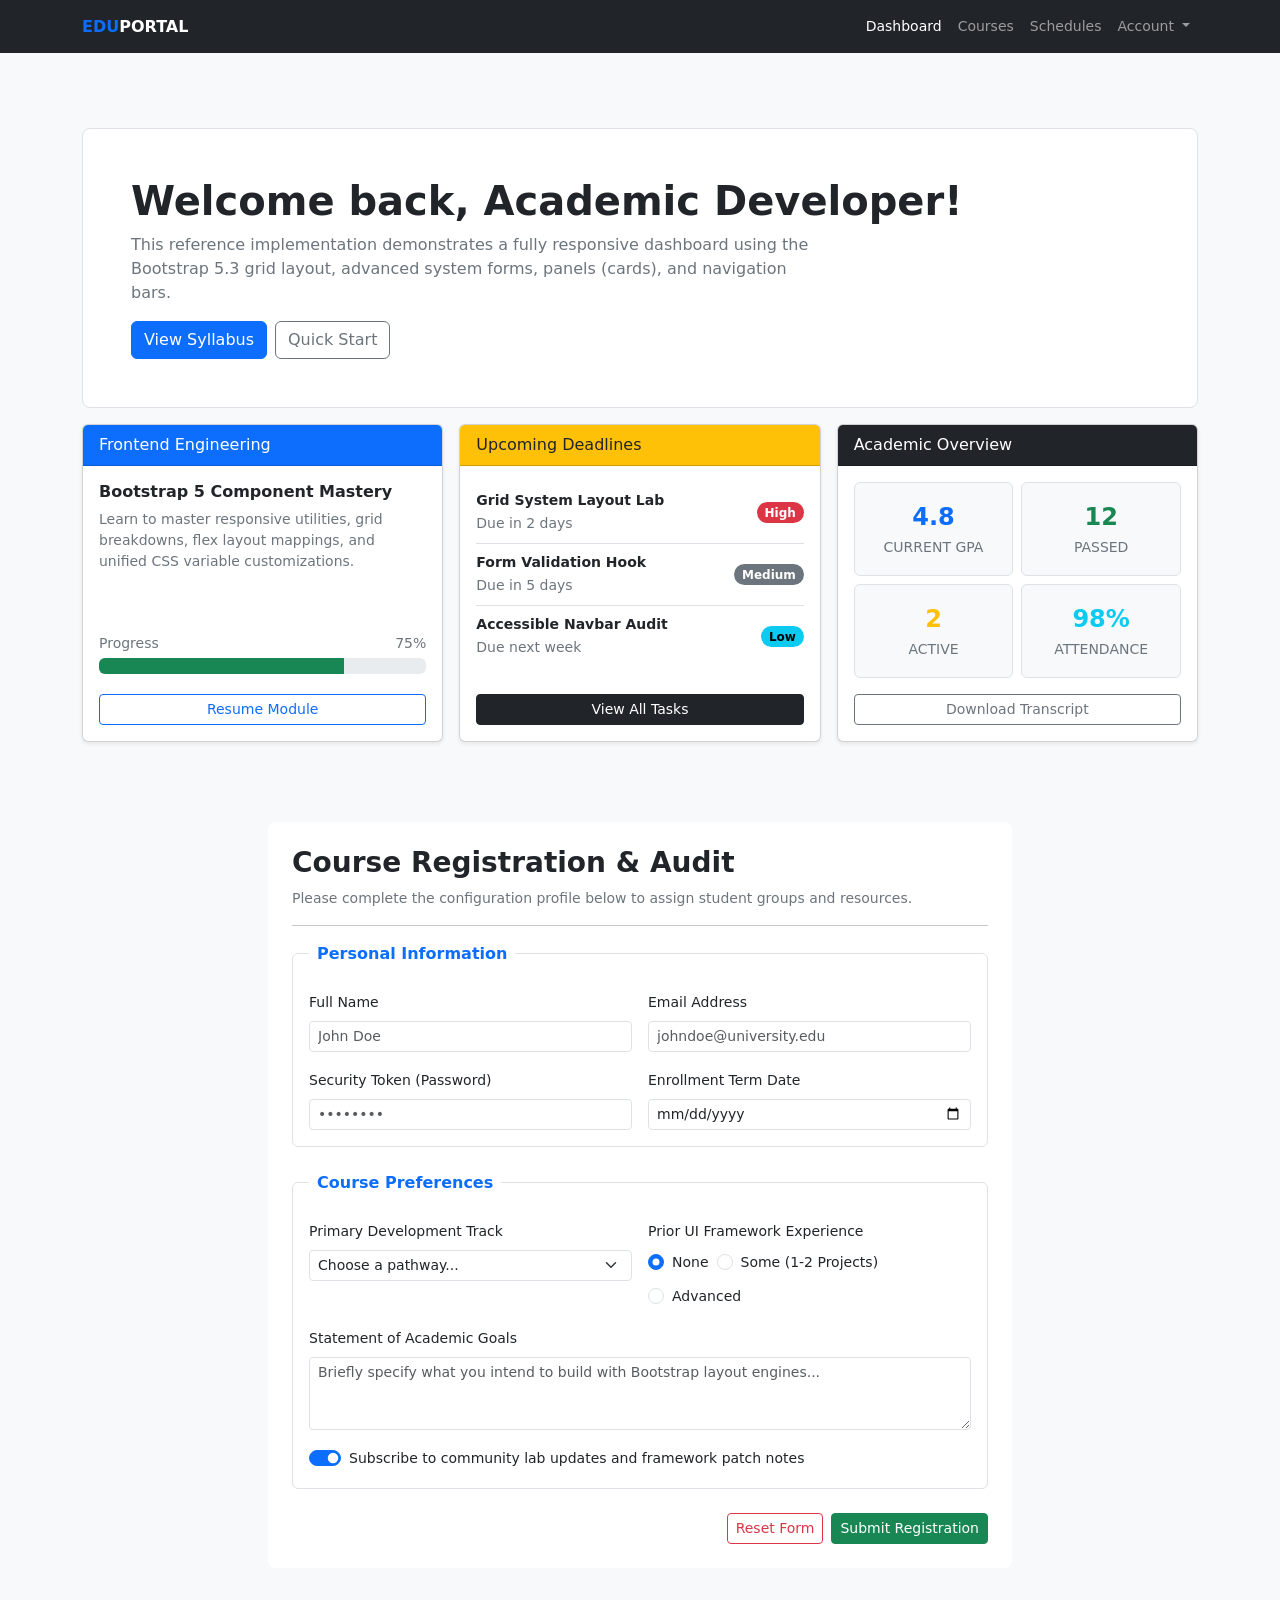
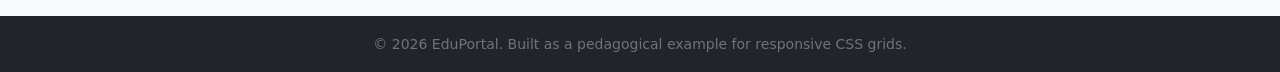
<file: bootstrap-hw/index.html>
<!DOCTYPE html>
<html lang="en">
<head>
    <meta charset="UTF-8">
    <meta name="viewport" content="width=device-width, initial-scale=1.0">

    <title>EduPortal Dashboard</title>

    <!-- Bootstrap 5.3 -->
    <link
        href="https://cdn.jsdelivr.net/npm/bootstrap@5.3.3/dist/css/bootstrap.min.css"
        rel="stylesheet"
    >

    <!-- Our CSS file -->
    <link rel="stylesheet" href="style.css">
</head>

<body class="bg-light text-dark">

    <!-- ================= NAVBAR ================= -->

    <nav class="navbar navbar-expand-md navbar-dark bg-dark">
        <div class="container">

            <a class="navbar-brand fw-bold fs-6" href="#">
                <span class="text-primary">EDU</span>PORTAL
            </a>

            <button
                class="navbar-toggler"
                type="button"
                data-bs-toggle="collapse"
                data-bs-target="#mainNavbar"
                aria-controls="mainNavbar"
                aria-expanded="false"
                aria-label="Toggle navigation"
            >
                <span class="navbar-toggler-icon"></span>
            </button>

            <div class="collapse navbar-collapse" id="mainNavbar">

                <ul class="navbar-nav ms-auto small">
                    <li class="nav-item">
                        <a class="nav-link active" href="#">Dashboard</a>
                    </li>

                    <li class="nav-item">
                        <a class="nav-link" href="#">Courses</a>
                    </li>

                    <li class="nav-item">
                        <a class="nav-link" href="#">Schedules</a>
                    </li>

                    <li class="nav-item dropdown">
                        <a
                            class="nav-link dropdown-toggle"
                            href="#"
                            role="button"
                            data-bs-toggle="dropdown"
                        >
                            Account
                        </a>

                        <ul class="dropdown-menu">
                            <li><a class="dropdown-item" href="#">Profile</a></li>
                            <li><a class="dropdown-item" href="#">Settings</a></li>
                        </ul>
                    </li>
                </ul>

            </div>
        </div>
    </nav>


    <!-- ================= MAIN ================= -->

    <main class="container py-5">

        <!-- ================= WELCOME ================= -->

        <section class="bg-white border rounded-3 p-4 p-md-5 mb-3">

            <h1 class="fw-bold display-6">
                Welcome back, Academic Developer!
            </h1>

            <p class="text-secondary col-lg-8">
                This reference implementation demonstrates a fully responsive
                dashboard using the Bootstrap 5.3 grid layout, advanced system
                forms, panels (cards), and navigation bars.
            </p>

            <div class="d-flex gap-2 flex-wrap">

                <a href="#registration" class="btn btn-primary">
                    View Syllabus
                </a>

                <a href="#registration" class="btn btn-outline-secondary">
                    Quick Start
                </a>

            </div>

        </section>


        <!-- ================= DASHBOARD CARDS ================= -->

        <section class="row g-3 mb-5">

            <!-- FRONTEND ENGINEERING -->

            <div class="col-12 col-lg-4">

                <div class="card shadow-sm h-100">

                    <div class="card-header bg-primary text-white">
                        Frontend Engineering
                    </div>

                    <div class="card-body d-flex flex-column">

                        <h5 class="card-title fs-6 fw-bold">
                            Bootstrap 5 Component Mastery
                        </h5>

                        <p class="card-text small text-secondary">
                            Learn to master responsive utilities, grid breakdowns,
                            flex layout mappings, and unified CSS variable
                            customizations.
                        </p>

                        <div class="d-flex justify-content-between small text-secondary mt-auto">
                            <span>Progress</span>
                            <span>75%</span>
                        </div>

                        <div class="progress my-1" role="progressbar"
                             aria-label="Course progress"
                             aria-valuenow="75"
                             aria-valuemin="0"
                             aria-valuemax="100">

                            <div class="progress-bar bg-success w-75"></div>

                        </div>

                        <button class="btn btn-outline-primary btn-sm mt-3">
                            Resume Module
                        </button>

                    </div>
                </div>

            </div>


            <!-- UPCOMING DEADLINES -->

            <div class="col-12 col-lg-4">

                <div class="card shadow-sm h-100">

                    <div class="card-header bg-warning text-dark">
                        Upcoming Deadlines
                    </div>

                    <div class="card-body d-flex flex-column">

                        <div class="d-flex justify-content-between align-items-center
                                    border-bottom py-2 gap-2">

                            <div>
                                <strong class="d-block small">
                                    Grid System Layout Lab
                                </strong>
                                <small class="text-secondary">
                                    Due in 2 days
                                </small>
                            </div>

                            <span class="badge rounded-pill text-bg-danger">
                                High
                            </span>

                        </div>


                        <div class="d-flex justify-content-between align-items-center
                                    border-bottom py-2 gap-2">

                            <div>
                                <strong class="d-block small">
                                    Form Validation Hook
                                </strong>
                                <small class="text-secondary">
                                    Due in 5 days
                                </small>
                            </div>

                            <span class="badge rounded-pill text-bg-secondary">
                                Medium
                            </span>

                        </div>


                        <div class="d-flex justify-content-between align-items-center
                                    py-2 gap-2">

                            <div>
                                <strong class="d-block small">
                                    Accessible Navbar Audit
                                </strong>
                                <small class="text-secondary">
                                    Due next week
                                </small>
                            </div>

                            <span class="badge rounded-pill text-bg-info">
                                Low
                            </span>

                        </div>


                        <button class="btn btn-dark btn-sm mt-auto">
                            View All Tasks
                        </button>

                    </div>
                </div>

            </div>


            <!-- ACADEMIC OVERVIEW -->

            <div class="col-12 col-lg-4">

                <div class="card shadow-sm h-100">

                    <div class="card-header bg-dark text-white">
                        Academic Overview
                    </div>

                    <div class="card-body d-flex flex-column">

                        <div class="row g-2 mb-3">

                            <div class="col-6">
                                <div class="bg-light border rounded p-3 text-center">
                                    <strong class="text-primary fs-4 d-block">
                                        4.8
                                    </strong>
                                    <small class="text-secondary">
                                        CURRENT GPA
                                    </small>
                                </div>
                            </div>

                            <div class="col-6">
                                <div class="bg-light border rounded p-3 text-center">
                                    <strong class="text-success fs-4 d-block">
                                        12
                                    </strong>
                                    <small class="text-secondary">
                                        PASSED
                                    </small>
                                </div>
                            </div>

                            <div class="col-6">
                                <div class="bg-light border rounded p-3 text-center">
                                    <strong class="text-warning fs-4 d-block">
                                        2
                                    </strong>
                                    <small class="text-secondary">
                                        ACTIVE
                                    </small>
                                </div>
                            </div>

                            <div class="col-6">
                                <div class="bg-light border rounded p-3 text-center">
                                    <strong class="text-info fs-4 d-block">
                                        98%
                                    </strong>
                                    <small class="text-secondary">
                                        ATTENDANCE
                                    </small>
                                </div>
                            </div>

                        </div>

                        <button class="btn btn-outline-secondary btn-sm mt-auto">
                            Download Transcript
                        </button>

                    </div>
                </div>

            </div>

        </section>


        <!-- ================= REGISTRATION FORM ================= -->

        <section
            class="bg-white rounded-3 p-3 p-md-4 mx-auto col-12 col-lg-8"
            id="registration"
        >

            <h2 class="h3 fw-bold">
                Course Registration &amp; Audit
            </h2>

            <p class="small text-secondary">
                Please complete the configuration profile below to assign
                student groups and resources.
            </p>

            <hr>


            <!-- PERSONAL INFORMATION -->

            <fieldset class="border rounded p-3 mb-4">

                <legend class="float-none w-auto px-2 fs-6 fw-bold text-primary">
                    Personal Information
                </legend>

                <div class="row g-3">

                    <div class="col-12 col-md-6">

                        <label for="fullName" class="form-label small">
                            Full Name
                        </label>

                        <input
                            type="text"
                            class="form-control form-control-sm"
                            id="fullName"
                            placeholder="John Doe"
                        >

                    </div>


                    <div class="col-12 col-md-6">

                        <label for="email" class="form-label small">
                            Email Address
                        </label>

                        <input
                            type="email"
                            class="form-control form-control-sm"
                            id="email"
                            placeholder="johndoe@university.edu"
                        >

                    </div>


                    <div class="col-12 col-md-6">

                        <label for="password" class="form-label small">
                            Security Token (Password)
                        </label>

                        <input
                            type="password"
                            class="form-control form-control-sm"
                            id="password"
                            placeholder="••••••••"
                        >

                    </div>


                    <div class="col-12 col-md-6">

                        <label for="termDate" class="form-label small">
                            Enrollment Term Date
                        </label>

                        <input
                            type="date"
                            class="form-control form-control-sm"
                            id="termDate"
                        >

                    </div>

                </div>

            </fieldset>


            <!-- COURSE PREFERENCES -->

            <fieldset class="border rounded p-3 mb-4">

                <legend class="float-none w-auto px-2 fs-6 fw-bold text-primary">
                    Course Preferences
                </legend>

                <div class="row g-3">

                    <div class="col-12 col-md-6">

                        <label for="track" class="form-label small">
                            Primary Development Track
                        </label>

                        <select class="form-select form-select-sm" id="track">
                            <option selected>Choose a pathway...</option>
                            <option>Frontend Development</option>
                            <option>Backend Development</option>
                            <option>Cybersecurity</option>
                        </select>

                    </div>


                    <div class="col-12 col-md-6">

                        <label class="form-label small">
                            Prior UI Framework Experience
                        </label>

                        <div class="d-flex flex-wrap gap-2">

                            <div class="form-check">
                                <input
                                    class="form-check-input"
                                    type="radio"
                                    name="experience"
                                    id="none"
                                    checked
                                >
                                <label class="form-check-label small" for="none">
                                    None
                                </label>
                            </div>

                            <div class="form-check">
                                <input
                                    class="form-check-input"
                                    type="radio"
                                    name="experience"
                                    id="some"
                                >
                                <label class="form-check-label small" for="some">
                                    Some (1-2 Projects)
                                </label>
                            </div>

                            <div class="form-check">
                                <input
                                    class="form-check-input"
                                    type="radio"
                                    name="experience"
                                    id="advanced"
                                >
                                <label class="form-check-label small" for="advanced">
                                    Advanced
                                </label>
                            </div>

                        </div>

                    </div>


                    <div class="col-12">

                        <label for="goals" class="form-label small">
                            Statement of Academic Goals
                        </label>

                        <textarea
                            class="form-control form-control-sm"
                            id="goals"
                            rows="3"
                            placeholder="Briefly specify what you intend to build with Bootstrap layout engines..."
                        ></textarea>

                    </div>


                    <div class="col-12">

                        <div class="form-check form-switch">

                            <input
                                class="form-check-input"
                                type="checkbox"
                                role="switch"
                                id="subscribe"
                                checked
                            >

                            <label class="form-check-label small" for="subscribe">
                                Subscribe to community lab updates and framework
                                patch notes
                            </label>

                        </div>

                    </div>

                </div>

            </fieldset>


            <!-- FORM BUTTONS -->

            <div class="d-flex justify-content-center justify-content-md-end
                        gap-2">

                <button type="reset" class="btn btn-outline-danger btn-sm">
                    Reset Form
                </button>

                <button type="submit" class="btn btn-success btn-sm">
                    Submit Registration
                </button>

            </div>

        </section>

    </main>


    <!-- ================= FOOTER ================= -->

    <footer class="bg-dark text-secondary text-center py-3">

        <small>
            © 2026 EduPortal. Built as a pedagogical example for responsive CSS grids.
        </small>

    </footer>


    <!-- Bootstrap JavaScript -->

    <script src="https://cdn.jsdelivr.net/npm/bootstrap@5.3.3/dist/js/bootstrap.bundle.min.js"></script>

</body>
</html>
</file>
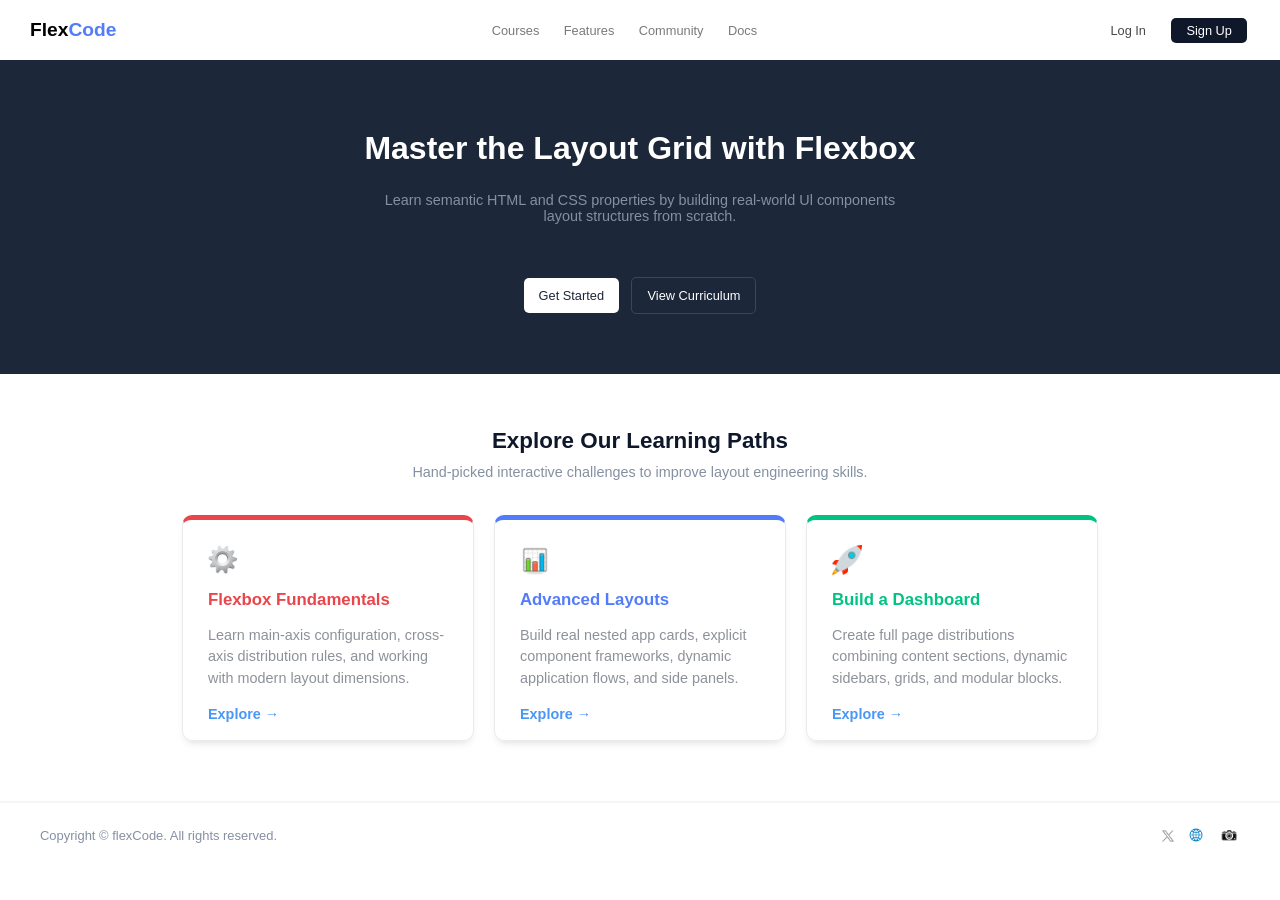
<file: flex-hw/index.html>
<!DOCTYPE html>
<html lang="en">
<head>
    <meta charset="UTF-8">
    <meta name="viewport" content="width=device-width, initial-scale=1.0">
    <link rel="stylesheet" href="style.css">
    <title>FlexCode</title>
</head>
<body>
    <header>
        <h1>Flex<span>Code</span></h1>

        <nav>
            <ul>
                <li><a>Courses</a></li>
                <li><a>Features</a></li>
                <li><a>Community</a></li>
                <li><a>Docs</a></li>
            </ul>
        </nav>

        <div>
            <button class="login">Log In</button>
            <button class="signup">Sign Up</button>
        </div>
    </header>

    <main>
        <article class="mainarticle">
            <h2 id="firsth2">Master the Layout Grid with Flexbox</h1>
            <p>Learn semantic HTML and CSS properties by building real-world Ul components <br> layout structures from scratch.</p>
            
            <div>
                <button class="get">Get Started</button>
                <button class="view">View Curriculum</button>
             </div>
        </article>

        <article>
            <h2 id="secondh2">Explore Our Learning Paths</h2>
            <p>Hand-picked interactive challenges to improve layout engineering skills.</p>

            <section class="learningpaths">
                <div class="path1">
                    <img src="./icons/settings.png" alt="Flexbox Fundamentals">
                    <h3>Flexbox Fundamentals</h3>
                    <p>Learn main-axis configuration, cross-axis distribution rules, and working with modern layout dimensions.</p>
                    <p id="explore-link"><b>Explore →</b></p>
                </div>
                <div class="path2">
                    <img src="./icons/barchart.png" alt="Advanced Layouts">
                    <h3>Advanced Layouts</h3>
                    <p>Build real nested app cards, explicit component frameworks, dynamic application flows, and side panels.</p>
                    <p id="explore-link"><b>Explore →</b></p>
                </div>
                <div class="path3">
                    <img src="./icons/rocket.png" alt="Build a Dashboard">
                    <h3>Build a Dashboard</h3>
                    <p>Create full page distributions combining content sections, dynamic sidebars, grids, and modular blocks.</p>
                    <p id="explore-link"><b>Explore →</b></p>
                </div>
            </section>
        </article>
    </main>
    <!--<hr>-->
    <footer>
        <p>Copyright &copy; flexCode. All rights reserved.</p>
        <div class="footerlinks">
            <img id="twitter" src="./icons/twitter.png" alt="Twitter">
            <img id="network" src="./icons/network.png" alt="Network">
            <img id="instagram" src="./icons/camera.png" alt="Instagram">
        </div>
    </footer>
</body>
</file>
<file: bootstrap-hw/style.css>
.navbar {
    position: fixed;
    width: 100%;
    z-index: 100;
}

.bg-white {
    margin-top: 80px;
}

.card:hover {
    transform: translateY(-5px);
}
</file>
<file: flex-hw/style.css>
body {
    font-family: Arial, sans-serif;
    margin: 0;
    padding: 0;
}

header {
    display: flex;
    margin: 5px 30px;
    justify-content: space-between;
    align-items: center;
}

h1 {
    font-size: 1.2em;
}

span {
    color: rgb(82, 124, 249);
}

li {
    font-size: 0.8em;
    color: rgb(122, 122, 122);
    display: inline;
    list-style: none;
    margin: 10px;
}

button {
    margin: 3px;
    padding: 5px 15px;
    border-radius: 5px;
    cursor: pointer;
}

.login {
    border: none;
    font-size: 0.8em;
    font-family: 'Verdana', sans-serif;
    color: rgb(72, 72, 72);
    background-color: #fff;
}

.signup {
    border: none;
    font-size: 0.8em;
    color: #fff;
    background-color: rgb(15, 23, 42);
}

.mainarticle {
    background-color: #1c2739;
    display: flex;
    flex-direction: column;
    justify-content: center;
    align-items: center;
    gap: 15px;
}

#firsth2 {
    color: #fff;
    font-size: 2em;
    margin-top: 70px;
    margin-bottom: 0;
}

p {
    color: rgb(133, 144, 162);
    font-size: 0.9em;
    text-align: center;
    margin-top: 10px;
    margin-bottom: 10px;
}

.get {
    border: none;
    color: #1c2739;
    background-color: #fff;
    font-size: 0.8em;
    padding: 10px 15px;
}

.view {
    border: 1px solid rgb(59, 70, 88);
    color: #fff;
    background-color: #1c2739;
    font-size: 0.8em;
    margin-left: 5px;
    margin-bottom: 60px;
    padding: 10px 15px;
}

#secondh2 {
    color: rgb(15, 23, 42);
    text-align: center;
    font-size: 1.4em;
    padding-top: 35px;
    margin-bottom: 5px;
}

section{
    display: flex;
    flex-wrap: wrap;
    gap: 20px;
    justify-content: center;
}

.path1, .path2, .path3 {
    border: 1px solid rgb(235, 235, 235);
    border-radius: 10px;
    box-shadow: 0 5px 8px -4px rgba(0, 0, 0, 0.15);
    height: 170px;
    width: 240px;
    padding: 25px 25px;
    margin-bottom: 60px;
    display: flex;
    flex-direction: column;
    align-items: flex-start;
    gap: 15px;
}

div > h3 {
    font-size: 1.05em;
    margin-bottom: 0;
    margin-top: 0;
}

div > p {
    color: rgb(141, 145, 153);
    font-size: 0.9em;
    text-align: left;
    margin: 0;
    line-height: 1.5;
}

img {
    max-width: 30px;
}

#explore-link {
    color: rgb(74, 151, 246);
}

.path1 > h3 {
    color: rgb(233, 69, 75);
}

.path2 > h3 {
    color: rgb(82, 124, 249);
}

.path3 > h3 {
    color: rgb(0, 195, 128);
}

.path1 {
    border-top: 5px solid rgb(233, 69, 75);
}

.path2 {
    border-top: 5px solid rgb(82, 124, 249);
}

.path3 {
    border-top: 5px solid rgb(0, 195, 128);
}

article > p {
    padding-bottom: 25px;
}

hr {
    color: #f5f5f5;
    margin-top: 60px;
}

footer {
    color: rgb(186, 188, 190);
    font-size: 0.9em;
    border-top: 2px solid rgb(245, 245, 245);
    display: flex;
    justify-content: space-between;
    padding: 15px 40px;
}

.footerlinks {
    display: flex;
    gap: 15px;
}

#twitter {
    max-height: 12px;
    padding-top: 12px;
}

#network {
    max-height: 14px;
    padding-top: 10px;
}

#instagram {
    max-height: 22px;
    padding-top: 5px;
}
</file>
